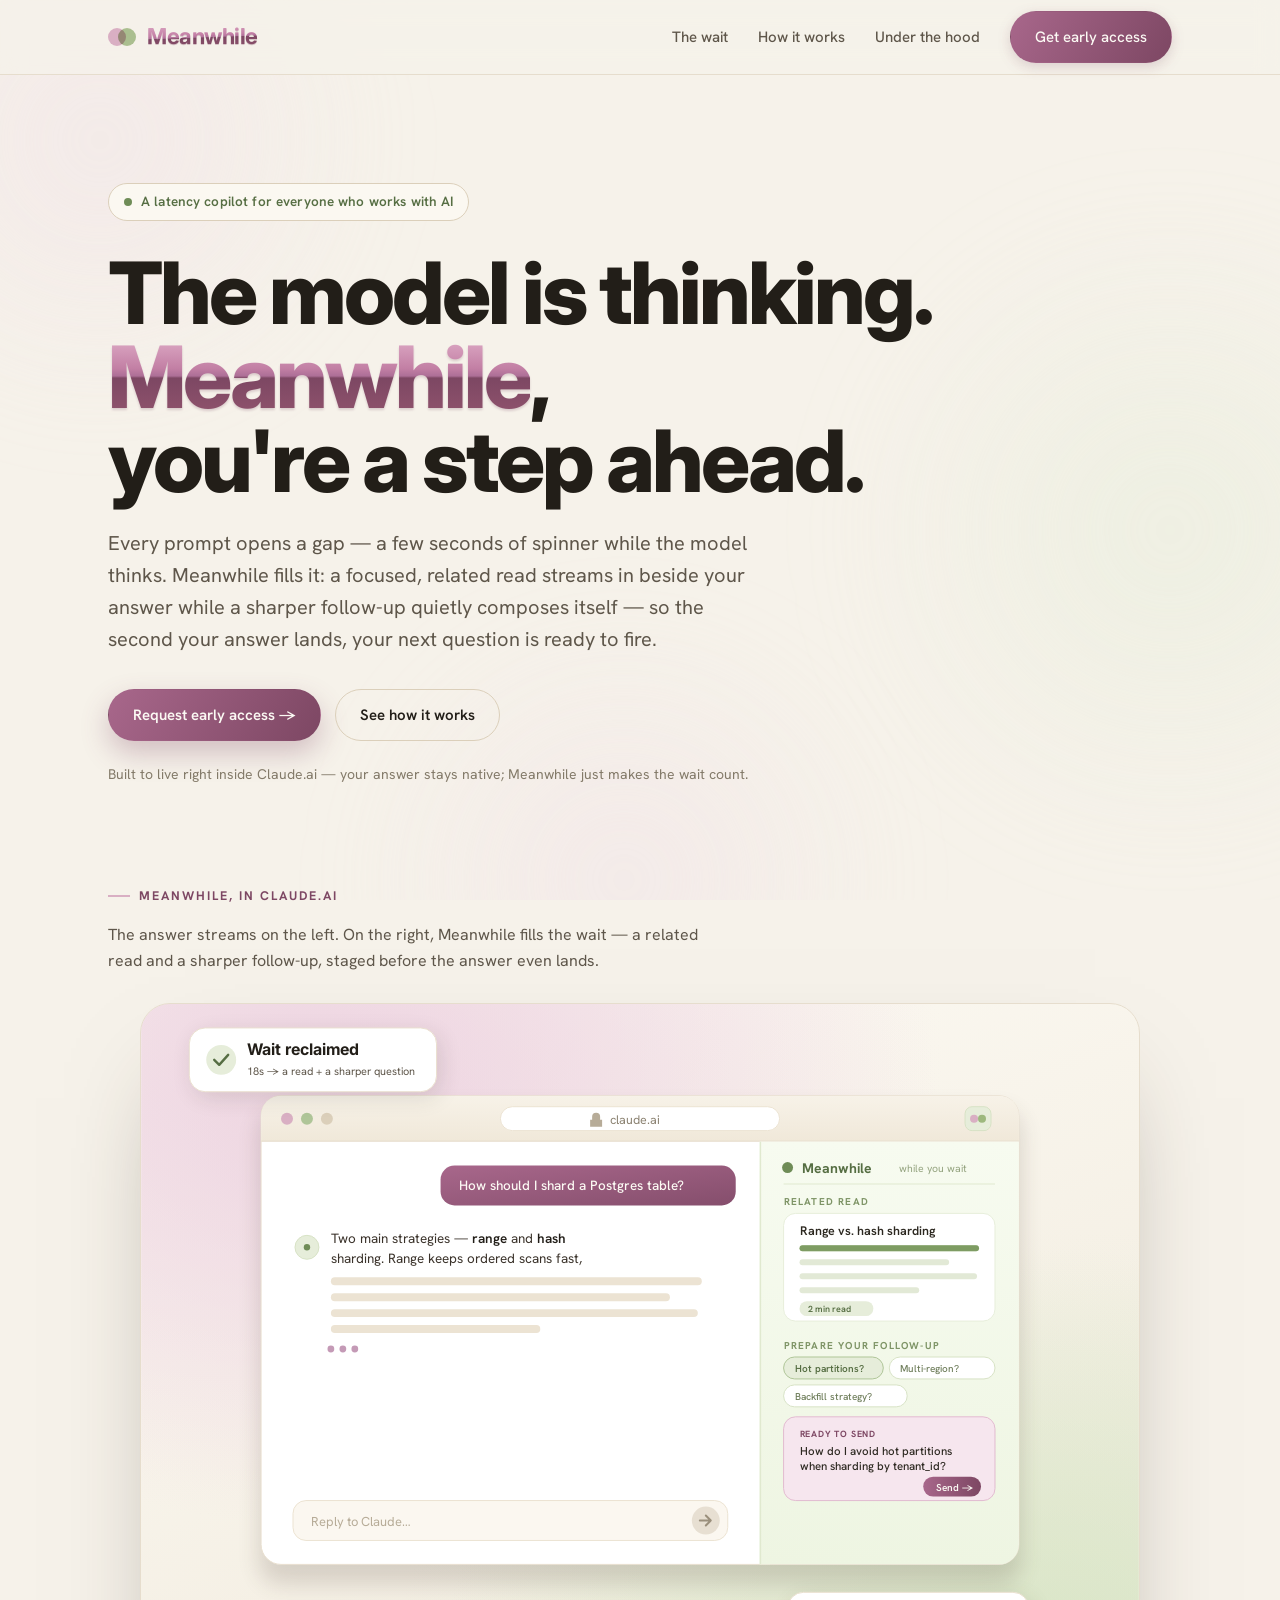
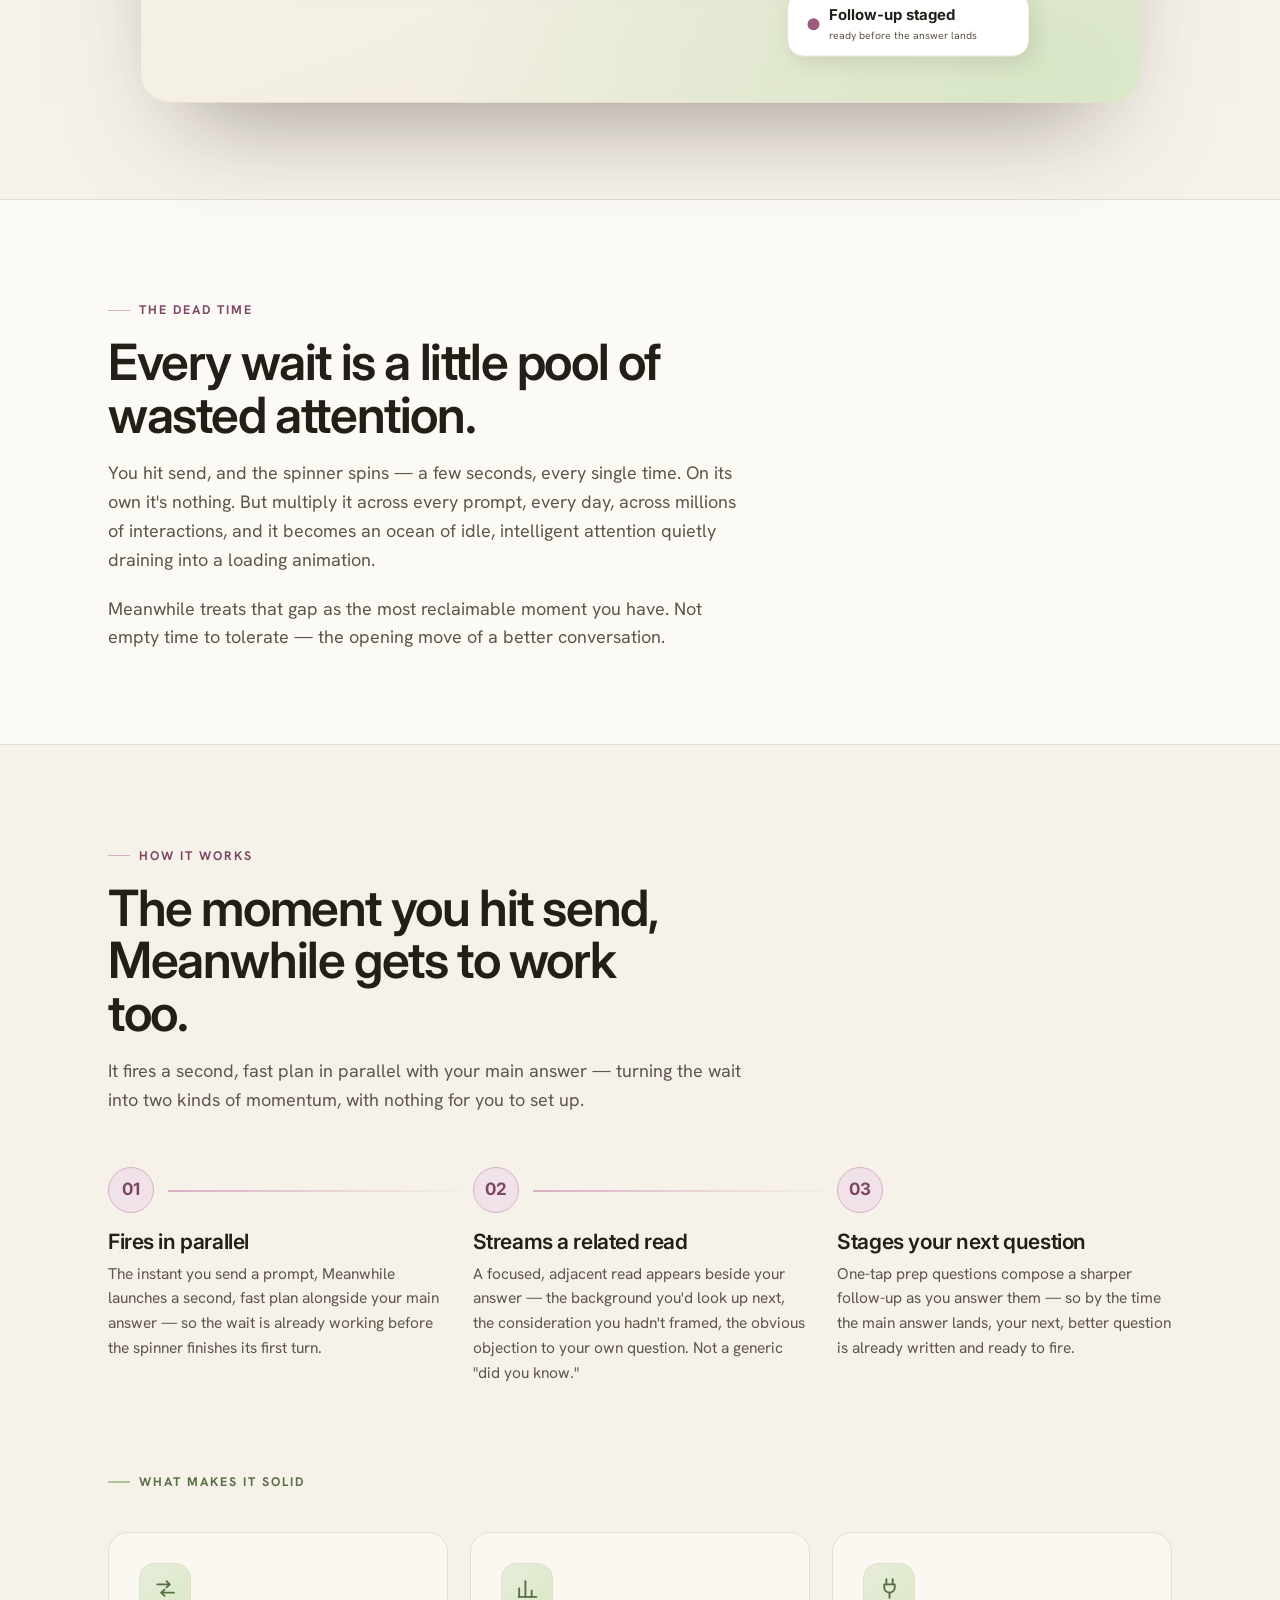
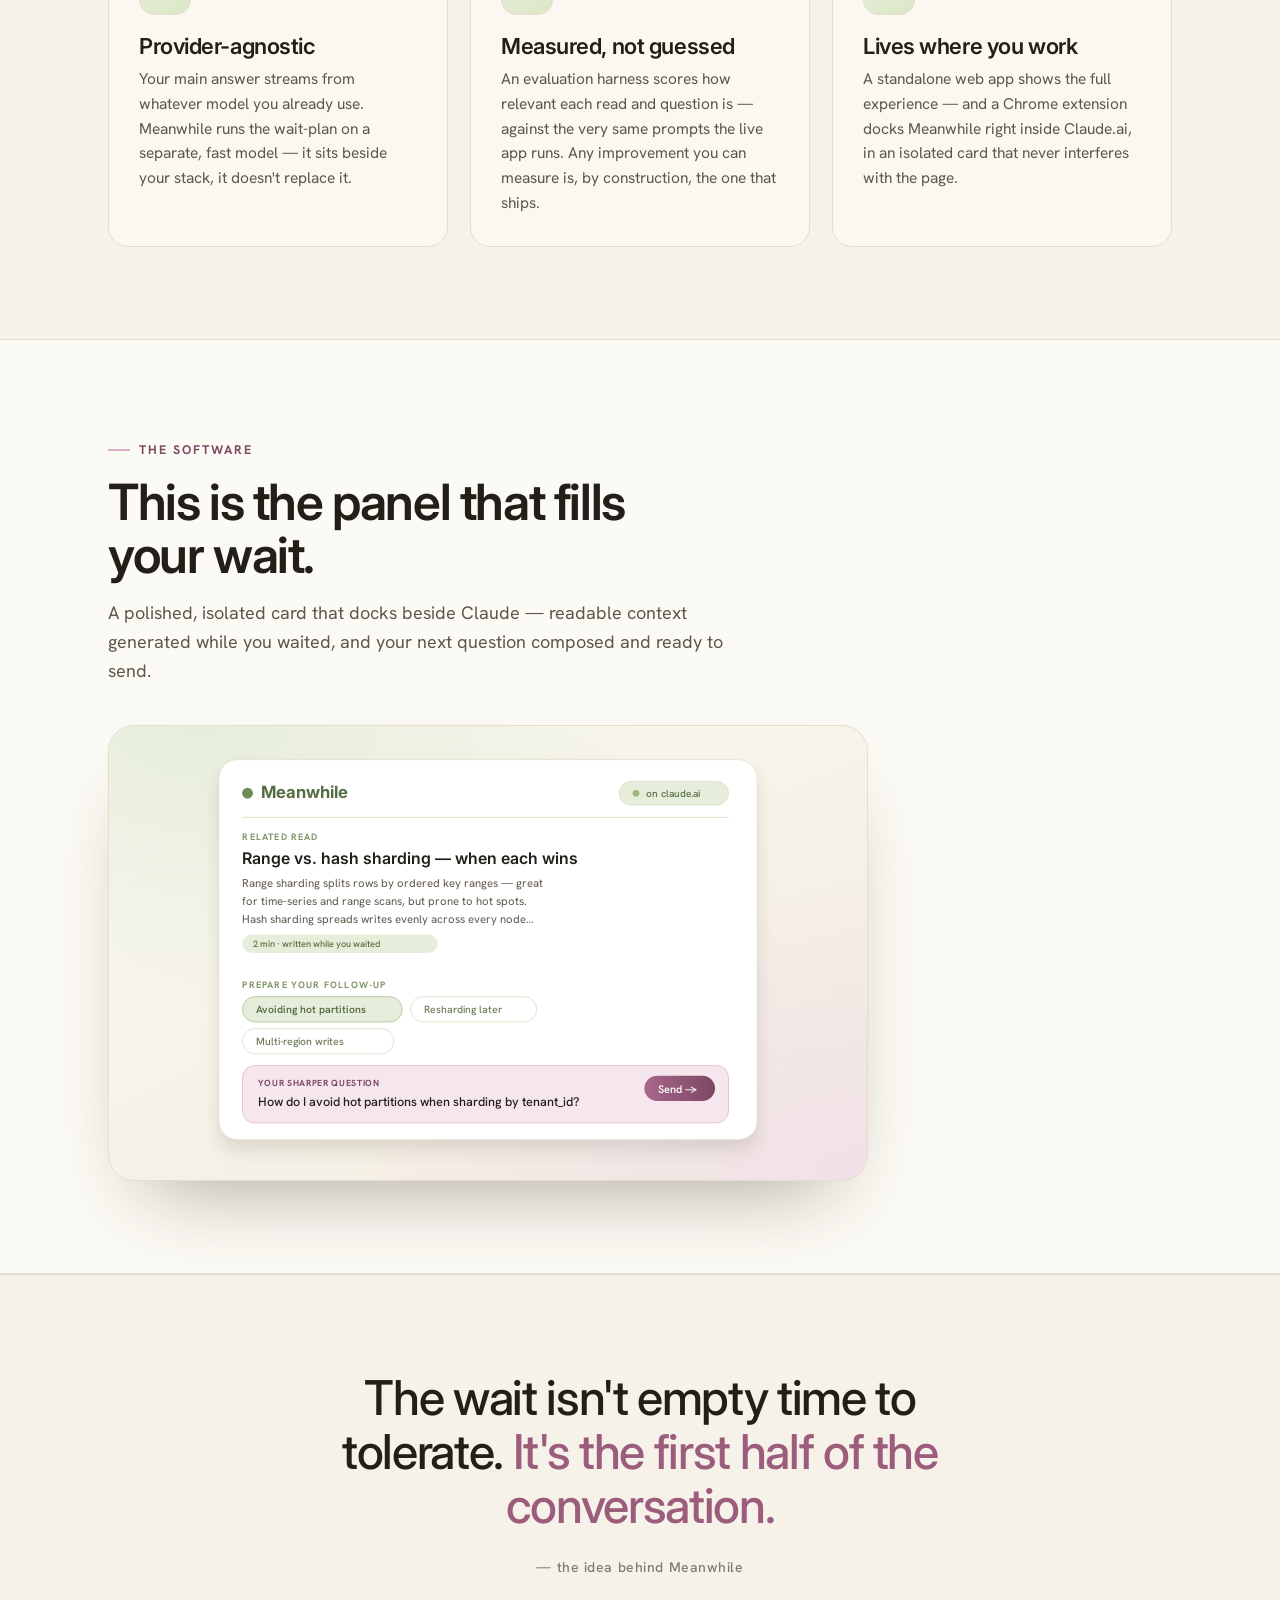
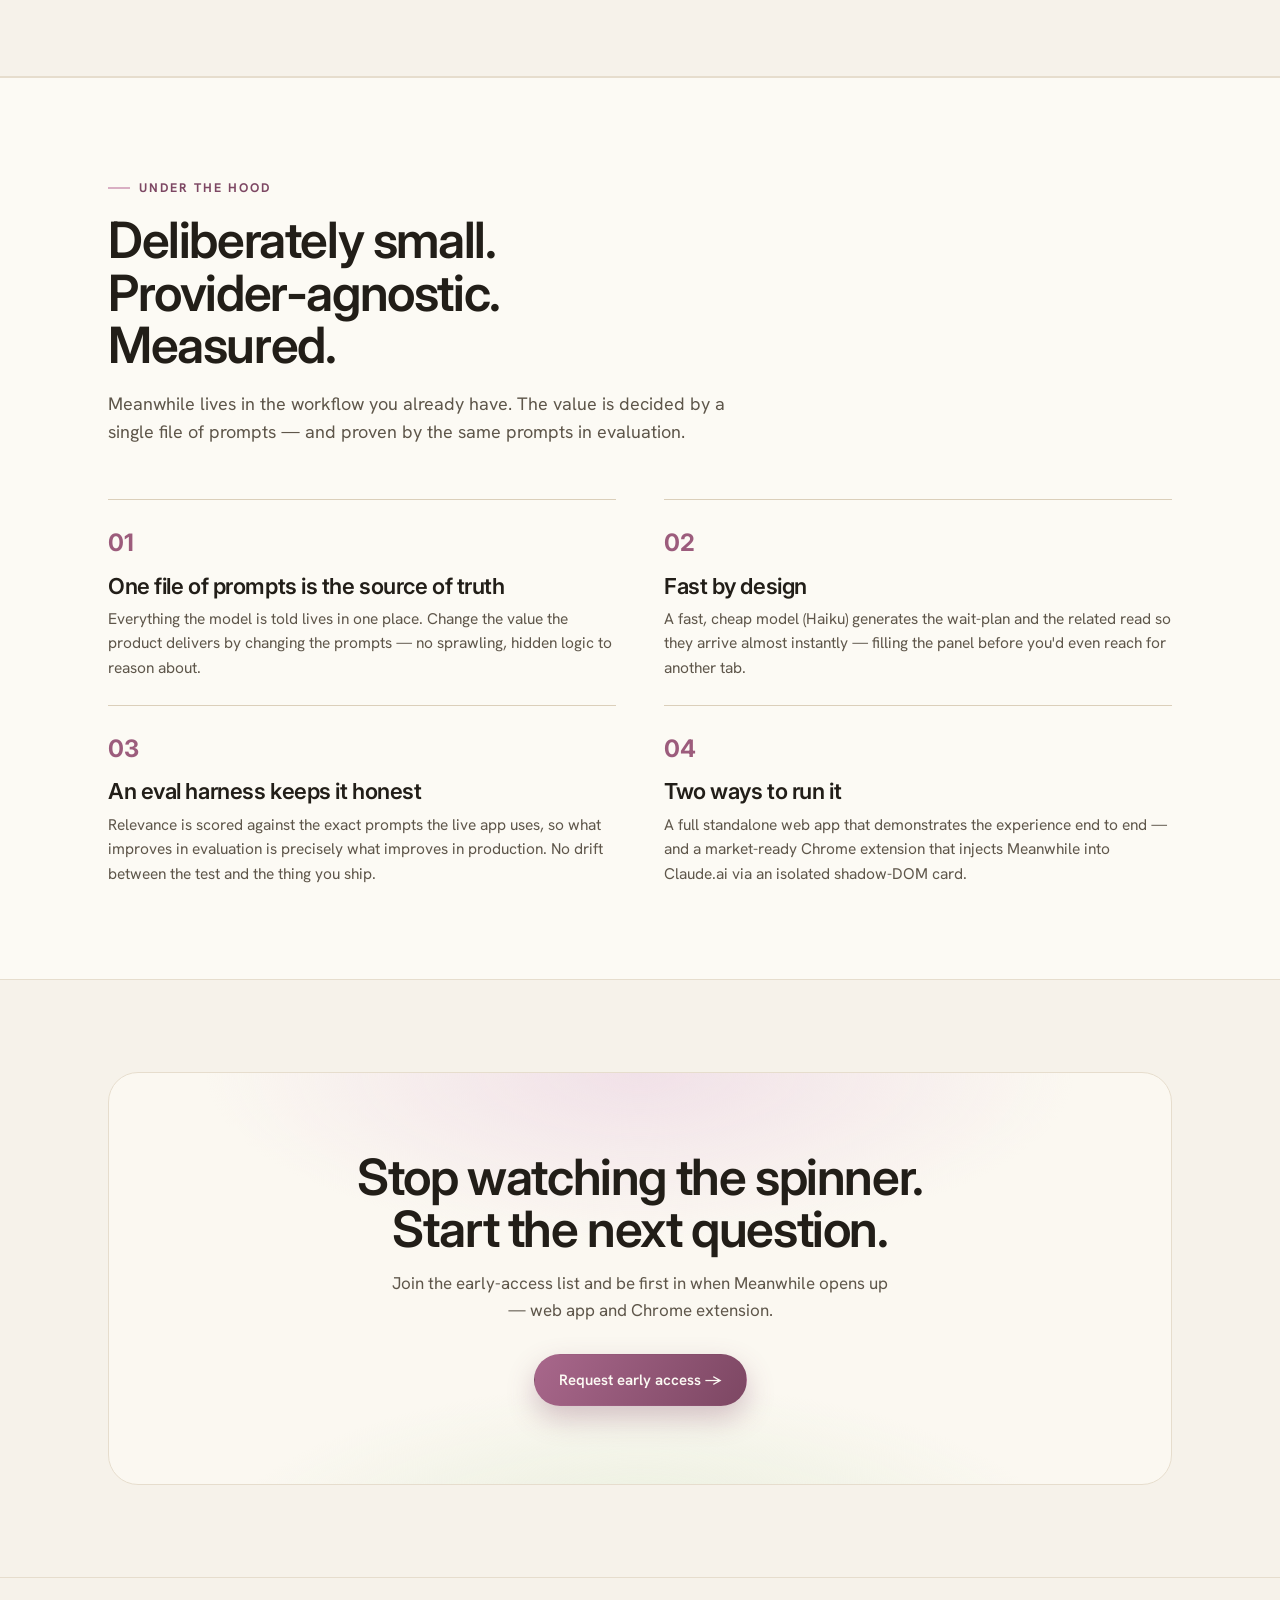
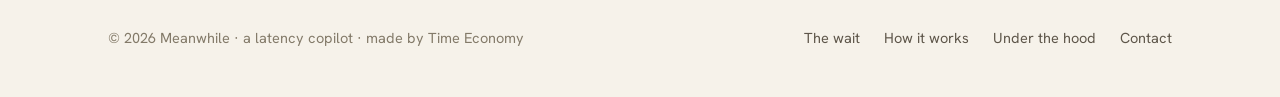
<file: public/index.html>
<!DOCTYPE html>
<html lang="en">
<head>
<meta charset="UTF-8" />
<meta name="viewport" content="width=device-width, initial-scale=1.0" />
<title>Meanwhile — a latency copilot that makes the wait work</title>
<meta name="description" content="Meanwhile is a latency copilot. Every time you prompt an AI there's a wait — Meanwhile fills it: a focused related read streams in beside your answer while a sharper follow-up quietly composes itself, so your next question is ready the moment the answer lands. Works right inside Claude.ai." />
<meta name="theme-color" content="#F6F2EA" />
<meta property="og:title" content="Meanwhile — a latency copilot that makes the wait work" />
<meta property="og:description" content="The model is thinking. Meanwhile, you're a step ahead. A relevant read and a smarter next question, delivered in the gap between asking and answering." />
<meta property="og:type" content="website" />
<!-- mark JS-on before first paint so reveal states only hide for capable clients -->
<script>document.documentElement.classList.add('js');</script>
<link rel="preconnect" href="https://fonts.googleapis.com" />
<link rel="preconnect" href="https://fonts.gstatic.com" crossorigin />
<link href="https://fonts.googleapis.com/css2?family=Inter:wght@400;500;600;700;800;900&family=Hanken+Grotesk:wght@400;500;600;700;800&display=swap" rel="stylesheet" />
<style>
  :root {
    /* warm, earthy, climate-tech palette */
    --bg:        #F6F2EA;   /* warm cream */
    --bg-2:      #FCFAF4;   /* lighter cream (alternating) */
    --card:      #FBF8F1;   /* card surface */
    --card-2:    #F1EADD;   /* muted earth panel */
    --ink:       #221E18;   /* warm near-black — body text */
    --ink-soft:  #5E564A;   /* secondary text (≈6.5:1) */
    --faint:     #837A69;   /* large labels only */
    --line:      #E6DDCD;   /* hairline */
    --line-2:    #DBCFBA;

    --plum:      #9C5C7C;   /* plum-pink anchor */
    --plum-deep: #7D4763;   /* small colored text (≈5.5:1) */
    --plum-soft: #D9AFC3;
    --plum-tint: #F1E1E8;

    --green:     #6F8C57;   /* light-green anchor */
    --green-deep:#566E43;   /* small colored text (≈5:1) */
    --green-soft:#AFC598;
    --green-tint:#E6EDDA;

    --display: 'Inter', 'Hanken Grotesk', system-ui, sans-serif;
    --body: 'Hanken Grotesk', system-ui, -apple-system, sans-serif;

    --radius: 20px;
    --max: 1120px;
    --ease: cubic-bezier(.2,.7,.2,1);
  }

  * { box-sizing: border-box; margin: 0; padding: 0; }
  html { scroll-behavior: smooth; }
  body {
    background: var(--bg);
    color: var(--ink);
    font-family: var(--body);
    font-size: 17px;
    line-height: 1.6;
    font-weight: 400;
    -webkit-font-smoothing: antialiased;
    text-rendering: optimizeLegibility;
    overflow-x: hidden;
  }
  /* heading weights step down for rhythm: hero loudest, the rest calmer */
  h1, h2, h3, .display {
    font-family: var(--display);
    font-weight: 600;
    letter-spacing: -0.02em;
    line-height: 1.05;
    color: var(--ink);
  }
  a { color: inherit; text-decoration: none; }
  em { font-style: normal; font-weight: 600; color: var(--plum-deep); }
  .wrap { max-width: var(--max); margin: 0 auto; padding: 0 28px; }

  :focus-visible { outline: 3px solid var(--plum); outline-offset: 3px; border-radius: 4px; }

  .skip {
    position: absolute; left: 14px; top: -60px; z-index: 200;
    background: var(--plum); color: #fff; padding: 10px 16px; border-radius: 10px;
    font-weight: 600; font-size: 14px; transition: top .2s var(--ease);
  }
  .skip:focus { top: 14px; }

  .field { position: fixed; inset: 0; z-index: 0; pointer-events: none; overflow: hidden; }
  .field .blob { position: absolute; border-radius: 50%; filter: blur(60px); opacity: .55; }
  .blob-1 { width: 520px; height: 520px; left: -160px; top: -120px; background: radial-gradient(circle, var(--plum-tint), transparent 70%); }
  .blob-2 { width: 620px; height: 620px; right: -200px; top: 220px; background: radial-gradient(circle, var(--green-tint), transparent 70%); }
  .blob-3 { width: 480px; height: 480px; left: 30%; bottom: -220px; background: radial-gradient(circle, var(--plum-tint), transparent 72%); opacity:.4; }
  main, header, footer { position: relative; z-index: 1; }

  header {
    position: sticky; top: 0; z-index: 50;
    backdrop-filter: blur(12px);
    background: rgba(246,242,234,0.7);
    border-bottom: 1px solid var(--line);
  }
  .nav { display: flex; align-items: center; justify-content: space-between; height: 74px; }
  .brand { display: flex; align-items: center; gap: 11px; font-family: var(--display); font-size: 22px; font-weight: 600; letter-spacing: -0.02em; }
  .brand .mark { position: relative; width: 28px; height: 18px; flex-shrink: 0; }
  .brand .mark i { position: absolute; top: 0; width: 18px; height: 18px; border-radius: 50%; display: block; }
  .brand .mark i:first-child { left: 0; background: var(--plum-soft); }
  .brand .mark i:last-child { right: 0; background: var(--green-soft); mix-blend-mode: multiply; }
  /* glossy wordmark: vertical highlight→shadow gloss with a crisp reflection line */
  .brand-word {
    font-weight: 700;
    background: linear-gradient(178deg, #E7B9D1 0%, #C480A6 44%, #B0729A 50%, #7D4763 52%, #95566F 100%);
    -webkit-background-clip: text; background-clip: text;
    -webkit-text-fill-color: transparent; color: transparent;
    filter: drop-shadow(0 1px 0.5px rgba(125,71,99,0.28));
  }
  .nav-links { display: flex; align-items: center; gap: 30px; }
  .nav-links a { color: var(--ink-soft); font-size: 15px; font-weight: 500; transition: color .2s; }
  .nav-links a:hover { color: var(--ink); }

  .btn {
    display: inline-flex; align-items: center; gap: 9px;
    padding: 13px 24px; border-radius: 999px; font-weight: 600; font-size: 15px;
    border: 1px solid transparent; cursor: pointer; font-family: var(--body);
    transition: transform .15s var(--ease), box-shadow .25s, filter .2s, background .2s, color .2s, border-color .2s;
  }
  .btn-primary { background: linear-gradient(120deg, #A8678B 0%, #7D4763 100%); color: #FCFAF4; box-shadow: 0 12px 28px rgba(125,71,99,0.30); }
  .btn-primary:hover { filter: brightness(1.05); transform: translateY(-2px); box-shadow: 0 18px 38px rgba(125,71,99,0.38); }
  .btn-ghost { background: transparent; border-color: var(--line-2); color: var(--ink); }
  .btn-ghost:hover { background: var(--card-2); border-color: var(--plum-soft); }
  /* nav primary button: keep white text (beat .nav-links a) + tighter, contained glow */
  .nav-links a.btn-primary { color: #FCFAF4; box-shadow: 0 4px 13px rgba(125,71,99,0.22); }
  .nav-links a.btn-primary:hover { color: #FCFAF4; box-shadow: 0 8px 18px rgba(125,71,99,0.30); }
  @media (max-width: 760px){ .nav-links a:not(.btn){ display:none; } }

  /* ===== hero (left-aligned) ===== */
  .hero { padding: 108px 0 56px; }
  .eyebrow {
    display: inline-flex; align-items: center; gap: 9px;
    font-size: 13.5px; color: var(--green-deep); font-weight: 600; letter-spacing: 0.01em;
    border: 1px solid var(--line-2); background: var(--card);
    padding: 7px 15px; border-radius: 999px; margin-bottom: 30px;
  }
  .eyebrow .leaf { width: 8px; height: 8px; border-radius: 50%; background: var(--green); box-shadow: 0 0 0 0 rgba(111,140,87,0.6); animation: pulse 2.4s infinite; }
  @keyframes pulse { 0%{ box-shadow:0 0 0 0 rgba(111,140,87,0.5);} 70%{ box-shadow:0 0 0 9px rgba(111,140,87,0);} 100%{ box-shadow:0 0 0 0 rgba(111,140,87,0);} }

  h1 { font-size: clamp(46px, 7.6vw, 86px); font-weight: 800; letter-spacing: -0.035em; line-height: 0.98; margin-bottom: 24px; }
  /* the whole accent line stays solid plum; only the brand word gets the gloss */
  h1 .accent { color: var(--plum); }
  h1 .gloss-word {
    background: linear-gradient(180deg, #E9BCD3 0%, #C27FA4 42%, #AD6F97 49%, #7D4763 51%, #965770 100%);
    -webkit-background-clip: text; background-clip: text;
    -webkit-text-fill-color: transparent; color: transparent;
    filter: drop-shadow(0 2px 1px rgba(125,71,99,0.22));
  }
  .sub { font-size: clamp(17px, 2.1vw, 20px); color: var(--ink-soft); max-width: 60ch; margin: 0 0 34px; font-weight: 400; }
  .cta-row { display: flex; gap: 14px; justify-content: flex-start; flex-wrap: wrap; }
  .hero-note { margin-top: 22px; font-size: 14px; color: var(--faint); }

  /* ===== product-mockup centerpiece ===== */
  .scene { padding: 36px 0 96px; }
  .scene-cap { max-width: 60ch; margin: 0 0 30px; }
  .scene-cap p { color: var(--ink-soft); font-size: 16px; }
  .stage {
    position: relative; width: 100%; max-width: 1000px; margin: 0 auto;
    aspect-ratio: 1000 / 700;
    border-radius: 30px; overflow: hidden;
    border: 1px solid var(--line);
    background:
      radial-gradient(120% 120% at 18% 8%, var(--plum-tint), transparent 52%),
      radial-gradient(130% 130% at 92% 100%, var(--green-tint), transparent 52%),
      linear-gradient(160deg, #FDFBF5, #F0E9DB);
    box-shadow: 0 50px 100px -45px rgba(58,44,34,0.5);
  }
  .scene-svg, .shot-svg { display: block; width: 100%; height: 100%; }

  /* assemble: the mockup builds itself when it scrolls into view */
  .scene-svg > g {
    transform-box: fill-box; transform-origin: center;
    transition: opacity .8s ease, transform .9s var(--ease);
  }
  .js .scene:not(.in) .scene-svg > g { opacity: 0; }
  .js .scene:not(.in) .l-glow   { opacity: 0; }
  .js .scene:not(.in) .l-frame  { transform: translateY(42px) scale(.97); }
  .js .scene:not(.in) .l-chat   { transform: translateY(26px); }
  .js .scene:not(.in) .l-panel  { transform: translateX(32px); }
  .js .scene:not(.in) .l-card-a { transform: translateY(-20px) scale(.82); }
  .js .scene:not(.in) .l-card-b { transform: translateY(22px) scale(.82); }
  .l-glow   { transition-delay: 0s; }
  .l-frame  { transition-delay: .06s; }
  .l-chat   { transition-delay: .26s; }
  .l-panel  { transition-delay: .42s; }
  .l-card-a { transition-delay: .74s; }
  .l-card-b { transition-delay: .88s; }
  .scene.in .l-card-b { animation: bob 5.5s ease-in-out 1.9s infinite; }
  .scene.in .l-card-a { animation: bob 6.5s ease-in-out 1.6s infinite reverse; }
  @keyframes bob { 0%,100%{ transform: translateY(0); } 50%{ transform: translateY(-8px); } }
  .scene.in .tdot { animation: think 1.3s ease-in-out infinite; }
  .scene.in .tdot2 { animation-delay: .18s; }
  .scene.in .tdot3 { animation-delay: .36s; }
  @keyframes think { 0%,100%{ opacity:.25; } 50%{ opacity:1; } }
  .stream { transform-box: fill-box; transform-origin: left center; }
  .scene.in .stream { animation: stream 5.5s ease-in-out 1.4s infinite; }
  @keyframes stream { 0%{ transform: scaleX(.05);} 70%{ transform: scaleX(1);} 100%{ transform: scaleX(1);} }

  /* ===== software showcase shot ===== */
  .shot-frame {
    position: relative; width: 100%; max-width: 760px; margin: 40px 0 0;
    aspect-ratio: 900 / 540;
    border-radius: 26px; overflow: hidden;
    border: 1px solid var(--line);
    background:
      radial-gradient(120% 120% at 12% 0%, var(--green-tint), transparent 55%),
      radial-gradient(120% 120% at 100% 100%, var(--plum-tint), transparent 55%),
      linear-gradient(155deg, #FDFBF5, #F1EADD);
    box-shadow: 0 40px 80px -40px rgba(58,44,34,0.45);
  }

  section { padding: 92px 0; }
  .alt { background: var(--bg-2); border-block: 1px solid var(--line); }
  .sec-eyebrow {
    display:inline-flex; align-items:center; gap:9px;
    color: var(--plum-deep); font-size: 12.5px; font-weight: 700; letter-spacing: 0.16em; text-transform: uppercase; margin-bottom: 16px;
    font-family: var(--body);
  }
  .sec-eyebrow.green { color: var(--green-deep); }
  .sec-eyebrow.green::before { background: var(--green-soft); }
  .sec-eyebrow::before { content:""; width: 22px; height: 1.5px; background: var(--plum-soft); display:inline-block; }
  h2 { font-size: clamp(32px, 4.6vw, 50px); font-weight: 600; letter-spacing: -0.028em; margin-bottom: 18px; max-width: 18ch; }
  .lead { color: var(--ink-soft); font-size: 18px; max-width: 64ch; }
  .lead + .lead { margin-top: 20px; }

  /* numbered step flow (a sequence — visually distinct from the attribute cards) */
  .steps { list-style: none; display: grid; grid-template-columns: repeat(3,1fr); gap: 30px; margin-top: 52px; }
  @media (max-width:880px){ .steps{ grid-template-columns:1fr; gap: 30px; } }
  .step { position: relative; }
  .step-n {
    display: grid; place-items: center; width: 46px; height: 46px; border-radius: 50%;
    background: var(--plum-tint); border: 1px solid var(--plum-soft); color: var(--plum-deep);
    font-family: var(--display); font-weight: 700; font-size: 17px; margin-bottom: 18px;
    position: relative; z-index: 1;
  }
  .step:not(:last-child)::after {
    content: ""; position: absolute; top: 23px; left: 60px; right: -30px; height: 2px;
    background: linear-gradient(to right, var(--plum-soft), rgba(217,175,195,0));
  }
  @media (max-width:880px){ .step:not(:last-child)::after{ display:none; } }
  .step h3 { font-size: 21px; margin-bottom: 9px; }
  .step p { color: var(--ink-soft); font-size: 15.5px; }

  /* attribute cards (a set, not a sequence) — their own block + eyebrow */
  .attr-head { margin-top: 78px; }
  .features { display: grid; grid-template-columns: repeat(3,1fr); gap: 22px; margin-top: 24px; }
  @media (max-width:880px){ .features{ grid-template-columns:1fr; } }
  .feature {
    background: var(--card); border: 1px solid var(--line); border-radius: var(--radius);
    padding: 30px; transition: transform .25s var(--ease), border-color .25s, box-shadow .25s;
  }
  .feature:hover { transform: translateY(-4px); border-color: var(--green-soft); box-shadow: 0 24px 48px -28px rgba(58,44,34,0.38); }
  .feature .ic {
    width: 52px; height: 52px; border-radius: 15px; display: grid; place-items: center;
    background: linear-gradient(135deg, var(--green-tint), #DCE8C7); border: 1px solid var(--line); margin-bottom: 20px;
    color: var(--green-deep);
  }
  .feature .ic svg { width: 25px; height: 25px; }
  .feature h3 { font-size: 22px; margin-bottom: 9px; }
  .feature p { color: var(--ink-soft); font-size: 15.5px; }

  /* pull quote (deliberately centered display moment) */
  .quote { text-align:center; border-block:1px solid var(--line); padding: 96px 0; }
  .quote blockquote {
    font-family: var(--display); font-weight: 500;
    font-size: clamp(28px, 4.2vw, 48px); line-height: 1.12; letter-spacing: -0.028em;
    max-width: 20ch; margin: 0 auto 20px; color: var(--ink);
  }
  .quote blockquote .hl { color: var(--plum); }
  .quote cite { color: var(--faint); font-style: normal; font-size: 14px; font-weight: 500; letter-spacing: 0.04em; }

  .jobs { display: grid; grid-template-columns: repeat(2,1fr); gap: 24px 48px; margin-top: 52px; }
  @media (max-width:780px){ .jobs{ grid-template-columns:1fr; } }
  .job { border-top: 1.5px solid var(--line-2); padding-top: 24px; }
  .job .n { font-family: var(--display); font-weight: 700; color: var(--plum); font-size: 24px; margin-bottom: 12px; letter-spacing: -0.01em; }
  .job h3 { font-size: 22px; margin-bottom: 9px; }
  .job p { color: var(--ink-soft); font-size: 15.5px; }

  /* CTA band (deliberately centered component) */
  .band {
    text-align: center; border-radius: 30px; padding: 78px 30px;
    background:
      radial-gradient(620px 240px at 50% 0%, var(--plum-tint), transparent 70%),
      radial-gradient(620px 260px at 50% 120%, var(--green-tint), transparent 70%),
      var(--card);
    border: 1px solid var(--line);
  }
  .band h2 { margin: 0 auto 14px; }
  .band p { color: var(--ink-soft); max-width: 50ch; margin: 0 auto 30px; font-size: 17px; }

  footer { border-top: 1px solid var(--line); padding: 48px 0; color: var(--faint); }
  .foot { display: flex; justify-content: space-between; align-items: center; flex-wrap: wrap; gap: 18px; font-size: 14.5px; }
  .foot a { color: var(--ink-soft); }
  .foot a:hover { color: var(--ink); }

  .reveal { opacity: 0; transform: translateY(22px); transition: opacity .8s ease, transform .8s var(--ease); }
  .reveal.in { opacity: 1; transform: none; }

  @supports (animation-timeline: scroll()) {
    @media (prefers-reduced-motion: no-preference) {
      .blob-1 { animation: drift-up linear both; animation-timeline: scroll(root); }
      .blob-2 { animation: drift-down linear both; animation-timeline: scroll(root); }
      .blob-3 { animation: drift-up linear both; animation-timeline: scroll(root); }
    }
  }
  @keyframes drift-up   { to { transform: translateY(-120px); } }
  @keyframes drift-down { to { transform: translateY(90px); } }

  @media (prefers-reduced-motion: reduce) {
    html { scroll-behavior: auto; }
    *, *::before, *::after {
      animation-duration: .001ms !important; animation-iteration-count: 1 !important;
      transition-duration: .001ms !important;
    }
    .reveal, .scene-svg > g { opacity: 1 !important; transform: none !important; }
  }

  @media (max-width: 560px){
    .wrap { padding: 0 20px; }
    .hero { padding: 76px 0 36px; }
    section { padding: 68px 0; }
    .feature, .band { padding: 26px; }
  }
</style>
</head>
<body id="top">
<a class="skip" href="#main">Skip to content</a>

<div class="field" aria-hidden="true">
  <span class="blob blob-1"></span>
  <span class="blob blob-2"></span>
  <span class="blob blob-3"></span>
</div>

<header>
  <div class="wrap nav">
    <a href="#top" class="brand" aria-label="Meanwhile home">
      <span class="mark" aria-hidden="true"><i></i><i></i></span> <span class="brand-word">Meanwhile</span>
    </a>
    <nav class="nav-links" aria-label="Primary">
      <a href="#why">The wait</a>
      <a href="#how">How it works</a>
      <a href="#product">Under the hood</a>
      <a href="#start" class="btn btn-primary">Get early access</a>
    </nav>
  </div>
</header>

<main id="main">
  <section class="hero" aria-labelledby="hero-h">
    <div class="wrap">
      <span class="eyebrow"><span class="leaf" aria-hidden="true"></span> A latency copilot for everyone who works with AI</span>
      <h1 id="hero-h">The model is thinking.<br /><span class="gloss-word">Meanwhile</span>,<br />you're a step ahead.</h1>
      <p class="sub">Every prompt opens a gap — a few seconds of spinner while the model thinks. Meanwhile fills it: a focused, related read streams in beside your answer while a sharper follow-up quietly composes itself — so the second your answer lands, your next question is ready to fire.</p>
      <div class="cta-row">
        <a href="#start" class="btn btn-primary">Request early access →</a>
        <a href="#how" class="btn btn-ghost">See how it works</a>
      </div>
      <p class="hero-note">Built to live right inside Claude.ai — your answer stays native; Meanwhile just makes the wait count.</p>
    </div>
  </section>

  <!-- centerpiece: product mockup that assembles on scroll -->
  <section class="scene" aria-labelledby="scene-h">
    <div class="wrap">
      <div class="scene-cap reveal">
        <div class="sec-eyebrow" id="scene-h">Meanwhile, in Claude.ai</div>
        <p>The answer streams on the left. On the right, Meanwhile fills the wait — a related read and a sharper follow-up, staged before the answer even lands.</p>
      </div>
      <div class="stage">
        <svg class="scene-svg" viewBox="0 0 1000 700" role="img" aria-labelledby="heroTitle heroDesc" preserveAspectRatio="xMidYMid meet">
          <title id="heroTitle">The Meanwhile panel docked inside a Claude.ai chat</title>
          <desc id="heroDesc">A browser window showing a Claude.ai conversation. The assistant's answer is streaming on the left while a docked Meanwhile panel on the right shows a streaming related read, one-tap follow-up question chips, and a staged sharper question ready to send. Two small cards float just off the window reading "Wait reclaimed" and "Follow-up staged".</desc>
          <defs>
            <filter id="soft" x="-30%" y="-30%" width="160%" height="160%"><feGaussianBlur stdDeviation="11"/></filter>
            <radialGradient id="glowP" cx="0.2" cy="0.15" r="0.6"><stop offset="0" stop-color="#EBC9DB" stop-opacity="0.55"/><stop offset="1" stop-color="#EBC9DB" stop-opacity="0"/></radialGradient>
            <radialGradient id="glowG" cx="0.9" cy="0.95" r="0.6"><stop offset="0" stop-color="#CADEB2" stop-opacity="0.5"/><stop offset="1" stop-color="#CADEB2" stop-opacity="0"/></radialGradient>
            <linearGradient id="chrome" x1="0" y1="0" x2="0" y2="1"><stop offset="0" stop-color="#F7F2E8"/><stop offset="1" stop-color="#F0E8D9"/></linearGradient>
            <linearGradient id="userB" x1="0" y1="0" x2="1" y2="1"><stop offset="0" stop-color="#A8678B"/><stop offset="1" stop-color="#854E6C"/></linearGradient>
            <linearGradient id="panelBg" x1="0" y1="0" x2="0" y2="1"><stop offset="0" stop-color="#F7FBF0"/><stop offset="1" stop-color="#EEF5E2"/></linearGradient>
            <linearGradient id="sendB" x1="0" y1="0" x2="1" y2="0"><stop offset="0" stop-color="#A8678B"/><stop offset="1" stop-color="#7D4763"/></linearGradient>
            <clipPath id="winBody"><rect x="120" y="92" width="760" height="470" rx="20"/></clipPath>
          </defs>

          <!-- ambient glow behind the window -->
          <g class="l-glow">
            <rect x="0" y="0" width="1000" height="700" fill="url(#glowP)"/>
            <rect x="0" y="0" width="1000" height="700" fill="url(#glowG)"/>
          </g>

          <!-- browser window -->
          <g class="l-frame">
            <rect x="118" y="106" width="764" height="476" rx="22" fill="#3a2c22" opacity="0.16" filter="url(#soft)"/>
            <rect x="120" y="92" width="760" height="470" rx="20" fill="#FFFFFF" stroke="#E9E0D0"/>
            <g clip-path="url(#winBody)">
              <rect x="120" y="92" width="760" height="46" fill="url(#chrome)"/>
              <rect x="120" y="137" width="760" height="1" fill="#E6DDCD"/>
              <circle cx="146" cy="115" r="6" fill="#D9AFC3"/>
              <circle cx="166" cy="115" r="6" fill="#AFC598"/>
              <circle cx="186" cy="115" r="6" fill="#DBCFBA"/>
              <rect x="360" y="103" width="280" height="24" rx="12" fill="#FFFFFF" stroke="#ECE3D2"/>
              <path d="M452 116 v-3 a4 4 0 0 1 8 0 v3 z M450 116 h12 v7 h-12 z" fill="#B7AC98"/>
              <text x="470" y="120" font-family="'Hanken Grotesk',sans-serif" font-size="12.5" fill="#8A8170">claude.ai</text>
              <rect x="826" y="103" width="26" height="24" rx="7" fill="#E6EDDA" stroke="#D7E2C5"/>
              <circle cx="835" cy="115" r="4" fill="#D9AFC3"/><circle cx="843" cy="115" r="4" fill="#9DB87E"/>
              <!-- split: chat / panel -->
              <rect x="620" y="138" width="260" height="424" fill="url(#panelBg)"/>
              <rect x="620" y="138" width="1.5" height="424" fill="#E0E9CF"/>
            </g>
          </g>

          <!-- chat conversation (left) -->
          <g class="l-chat">
            <rect x="300" y="162" width="296" height="40" rx="14" fill="url(#userB)"/>
            <text x="318" y="187" font-family="'Hanken Grotesk',sans-serif" font-size="13.5" font-weight="500" fill="#FCFAF4">How should I shard a Postgres table?</text>
            <circle cx="166" cy="244" r="12" fill="#E6EDDA" stroke="#D7E2C5"/>
            <circle cx="166" cy="244" r="3.2" fill="#6F8C57"/>
            <text x="190" y="240" font-family="'Hanken Grotesk',sans-serif" font-size="13.5" fill="#3a322a">Two main strategies — <tspan font-weight="600" fill="#221E18">range</tspan> and <tspan font-weight="600" fill="#221E18">hash</tspan></text>
            <text x="190" y="260" font-family="'Hanken Grotesk',sans-serif" font-size="13.5" fill="#3a322a">sharding. Range keeps ordered scans fast,</text>
            <rect x="190" y="274" width="372" height="8" rx="4" fill="#ECE3D3"/>
            <rect x="190" y="290" width="340" height="8" rx="4" fill="#ECE3D3"/>
            <rect x="190" y="306" width="368" height="8" rx="4" fill="#ECE3D3"/>
            <rect x="190" y="322" width="210" height="8" rx="4" fill="#ECE3D3"/>
            <circle class="tdot"       cx="190" cy="346" r="3.4" fill="#C49AB6"/>
            <circle class="tdot tdot2" cx="202" cy="346" r="3.4" fill="#C49AB6"/>
            <circle class="tdot tdot3" cx="214" cy="346" r="3.4" fill="#C49AB6"/>
            <rect x="152" y="498" width="436" height="40" rx="13" fill="#FBF7F0" stroke="#ECE3D2"/>
            <text x="170" y="523" font-family="'Hanken Grotesk',sans-serif" font-size="13" fill="#B7AC98">Reply to Claude…</text>
            <circle cx="566" cy="518" r="14" fill="#E7DFD2"/>
            <path d="M560 518 h11 M566 513 l5 5 -5 5" stroke="#9A8F7C" stroke-width="2" fill="none" stroke-linecap="round" stroke-linejoin="round"/>
          </g>

          <!-- Meanwhile panel (right) -->
          <g class="l-panel">
            <circle cx="648" cy="164" r="5.5" fill="#6F8C57"/>
            <text x="662" y="169" font-family="'Hanken Grotesk',sans-serif" font-size="14" font-weight="700" fill="#566E43">Meanwhile</text>
            <text x="828" y="168" text-anchor="end" font-family="'Hanken Grotesk',sans-serif" font-size="10.5" fill="#94A37F">while you wait</text>
            <rect x="644" y="180" width="212" height="1" fill="#E0E9CF"/>

            <text x="644" y="202" font-family="'Hanken Grotesk',sans-serif" font-size="10" font-weight="700" letter-spacing="1.2" fill="#7E9466">RELATED READ</text>
            <rect x="644" y="210" width="212" height="108" rx="12" fill="#FFFFFF" stroke="#E7EEDB"/>
            <text x="660" y="232" font-family="'Hanken Grotesk',sans-serif" font-size="12.5" font-weight="600" fill="#2c2820">Range vs. hash sharding</text>
            <rect x="660" y="242" width="180" height="6" rx="3" fill="#D8E6C4"/>
            <rect class="stream" x="660" y="242" width="180" height="6" rx="3" fill="#7E9C63"/>
            <rect x="660" y="256" width="150" height="6" rx="3" fill="#E2E9D6"/>
            <rect x="660" y="270" width="178" height="6" rx="3" fill="#E2E9D6"/>
            <rect x="660" y="284" width="120" height="6" rx="3" fill="#E2E9D6"/>
            <rect x="660" y="298" width="74" height="15" rx="7.5" fill="#E6EDDA"/>
            <text x="668" y="309" font-family="'Hanken Grotesk',sans-serif" font-size="9" font-weight="600" fill="#566E43">2 min read</text>

            <text x="644" y="346" font-family="'Hanken Grotesk',sans-serif" font-size="10" font-weight="700" letter-spacing="1.2" fill="#7E9466">PREPARE YOUR FOLLOW-UP</text>
            <rect x="644" y="354" width="100" height="22" rx="11" fill="#E6EDDA" stroke="#AFC598"/>
            <text x="655" y="369" font-family="'Hanken Grotesk',sans-serif" font-size="10" font-weight="600" fill="#566E43">Hot partitions?</text>
            <rect x="750" y="354" width="106" height="22" rx="11" fill="#FFFFFF" stroke="#D7E2C5"/>
            <text x="761" y="369" font-family="'Hanken Grotesk',sans-serif" font-size="10" font-weight="500" fill="#6E7D5A">Multi-region?</text>
            <rect x="644" y="382" width="124" height="22" rx="11" fill="#FFFFFF" stroke="#D7E2C5"/>
            <text x="655" y="397" font-family="'Hanken Grotesk',sans-serif" font-size="10" font-weight="500" fill="#6E7D5A">Backfill strategy?</text>

            <rect x="644" y="414" width="212" height="84" rx="12" fill="#F6E6EE" stroke="#E2BBD0"/>
            <text x="660" y="434" font-family="'Hanken Grotesk',sans-serif" font-size="9" font-weight="700" letter-spacing="0.8" fill="#7D4763">READY TO SEND</text>
            <text x="660" y="452" font-family="'Hanken Grotesk',sans-serif" font-size="11.5" font-weight="500" fill="#2c2820">How do I avoid hot partitions</text>
            <text x="660" y="467" font-family="'Hanken Grotesk',sans-serif" font-size="11.5" font-weight="500" fill="#2c2820">when sharding by tenant_id?</text>
            <rect x="784" y="474" width="58" height="20" rx="10" fill="url(#sendB)"/>
            <text x="797" y="488" font-family="'Hanken Grotesk',sans-serif" font-size="10" font-weight="600" fill="#FCFAF4">Send →</text>
          </g>

          <!-- floating annotation cards — orbiting just off the window edges -->
          <g class="l-card-a">
            <rect x="52" y="30" width="248" height="64" rx="16" fill="#2c2118" opacity="0.12" filter="url(#soft)"/>
            <rect x="48" y="24" width="248" height="64" rx="16" fill="#FFFFFF" stroke="#EAE0CF"/>
            <circle cx="80" cy="56" r="15" fill="#E6EDDA"/>
            <path d="M73 56 l5 5 9 -10" stroke="#566E43" stroke-width="2.4" fill="none" stroke-linecap="round" stroke-linejoin="round"/>
            <text x="106" y="51" font-family="'Inter','Hanken Grotesk',sans-serif" font-size="16" font-weight="700" fill="#221E18">Wait reclaimed</text>
            <text x="106" y="71" font-family="'Hanken Grotesk',sans-serif" font-size="11" fill="#5E564A">18s → a read + a sharper question</text>
          </g>
          <g class="l-card-b">
            <rect x="652" y="596" width="242" height="64" rx="16" fill="#2c2118" opacity="0.12" filter="url(#soft)"/>
            <rect x="648" y="590" width="242" height="64" rx="16" fill="#FFFFFF" stroke="#EAE0CF"/>
            <circle cx="674" cy="622" r="6" fill="#9C5C7C"/>
            <text x="690" y="618" font-family="'Inter','Hanken Grotesk',sans-serif" font-size="15" font-weight="700" fill="#221E18">Follow-up staged</text>
            <text x="690" y="637" font-family="'Hanken Grotesk',sans-serif" font-size="10.5" fill="#5E564A">ready before the answer lands</text>
          </g>
        </svg>
      </div>
    </div>
  </section>

  <section id="why" class="alt" aria-labelledby="why-h">
    <div class="wrap">
      <div class="sec-eyebrow">The dead time</div>
      <h2 id="why-h">Every wait is a little pool of wasted attention.</h2>
      <p class="lead">You hit send, and the spinner spins — a few seconds, every single time. On its own it's nothing. But multiply it across every prompt, every day, across millions of interactions, and it becomes an ocean of idle, intelligent attention quietly draining into a loading animation.</p>
      <p class="lead">Meanwhile treats that gap as the most reclaimable moment you have. Not empty time to tolerate — the opening move of a better conversation.</p>
    </div>
  </section>

  <section id="how" aria-labelledby="how-h">
    <div class="wrap">
      <div class="sec-eyebrow">How it works</div>
      <h2 id="how-h">The moment you hit send, Meanwhile gets to work too.</h2>
      <p class="lead">It fires a second, fast plan in parallel with your main answer — turning the wait into two kinds of momentum, with nothing for you to set up.</p>

      <ol class="steps">
        <li class="step reveal">
          <div class="step-n">01</div>
          <h3>Fires in parallel</h3>
          <p>The instant you send a prompt, Meanwhile launches a second, fast plan alongside your main answer — so the wait is already working before the spinner finishes its first turn.</p>
        </li>
        <li class="step reveal">
          <div class="step-n">02</div>
          <h3>Streams a related read</h3>
          <p>A focused, adjacent read appears beside your answer — the background you'd look up next, the consideration you hadn't framed, the obvious objection to your own question. Not a generic "did you know."</p>
        </li>
        <li class="step reveal">
          <div class="step-n">03</div>
          <h3>Stages your next question</h3>
          <p>One-tap prep questions compose a sharper follow-up as you answer them — so by the time the main answer lands, your next, better question is already written and ready to fire.</p>
        </li>
      </ol>

      <div class="attr-head">
        <div class="sec-eyebrow green">What makes it solid</div>
        <div class="features">
          <div class="feature reveal">
            <div class="ic" aria-hidden="true">
              <svg viewBox="0 0 24 24" fill="none" stroke="currentColor" stroke-width="1.8" stroke-linecap="round" stroke-linejoin="round"><path d="M4 8h12"/><path d="M13 5l3 3-3 3"/><path d="M20 16H8"/><path d="M11 13l-3 3 3 3"/></svg>
            </div>
            <h3>Provider-agnostic</h3>
            <p>Your main answer streams from whatever model you already use. Meanwhile runs the wait-plan on a separate, fast model — it sits beside your stack, it doesn't replace it.</p>
          </div>
          <div class="feature reveal">
            <div class="ic" aria-hidden="true">
              <svg viewBox="0 0 24 24" fill="none" stroke="currentColor" stroke-width="1.8" stroke-linecap="round" stroke-linejoin="round"><path d="M4 20V12"/><path d="M10 20V5"/><path d="M16 20v-6"/><path d="M3.5 20h17"/></svg>
            </div>
            <h3>Measured, not guessed</h3>
            <p>An evaluation harness scores how relevant each read and question is — against the very same prompts the live app runs. Any improvement you can measure is, by construction, the one that ships.</p>
          </div>
          <div class="feature reveal">
            <div class="ic" aria-hidden="true">
              <svg viewBox="0 0 24 24" fill="none" stroke="currentColor" stroke-width="1.8" stroke-linecap="round" stroke-linejoin="round"><path d="M9 3v5"/><path d="M15 3v5"/><path d="M7 8h10v3a5 5 0 0 1-10 0z"/><path d="M12 16v5"/></svg>
            </div>
            <h3>Lives where you work</h3>
            <p>A standalone web app shows the full experience — and a Chrome extension docks Meanwhile right inside Claude.ai, in an isolated card that never interferes with the page.</p>
          </div>
        </div>
      </div>
    </div>
  </section>

  <!-- software showcase: a close-up of the Meanwhile panel itself -->
  <section class="alt" aria-labelledby="see-h">
    <div class="wrap">
      <div class="sec-eyebrow">The software</div>
      <h2 id="see-h">This is the panel that fills your wait.</h2>
      <p class="lead">A polished, isolated card that docks beside Claude — readable context generated while you waited, and your next question composed and ready to send.</p>
      <div class="shot-frame reveal">
        <svg class="shot-svg" viewBox="0 0 900 540" role="img" aria-labelledby="shotTitle shotDesc" preserveAspectRatio="xMidYMid meet">
          <title id="shotTitle">A close-up of the Meanwhile extension panel</title>
          <desc id="shotDesc">A large product card for the Meanwhile panel as it docks into Claude.ai: a "Related read" with a title and a readable three-line excerpt and a time tag, three one-tap follow-up question chips, and a highlighted composed question with a Send button.</desc>
          <defs>
            <filter id="s2soft" x="-30%" y="-30%" width="160%" height="160%"><feGaussianBlur stdDeviation="10"/></filter>
            <linearGradient id="s2send" x1="0" y1="0" x2="1" y2="0"><stop offset="0" stop-color="#A8678B"/><stop offset="1" stop-color="#7D4763"/></linearGradient>
          </defs>
          <rect x="130" y="52" width="640" height="452" rx="22" fill="#2c2118" opacity="0.12" filter="url(#s2soft)"/>
          <rect x="130" y="40" width="640" height="452" rx="22" fill="#FFFFFF" stroke="#E9E0D0"/>

          <circle cx="164" cy="80" r="6.5" fill="#6F8C57"/>
          <text x="180" y="86" font-family="'Inter','Hanken Grotesk',sans-serif" font-size="20" font-weight="700" fill="#566E43">Meanwhile</text>
          <rect x="606" y="66" width="130" height="28" rx="14" fill="#E6EDDA" stroke="#D7E2C5"/>
          <circle cx="626" cy="80" r="4" fill="#9DB87E"/>
          <text x="638" y="85" font-family="'Hanken Grotesk',sans-serif" font-size="12" font-weight="500" fill="#566E43">on claude.ai</text>
          <rect x="158" y="108" width="578" height="1.5" fill="#EDE4D4"/>

          <text x="158" y="136" font-family="'Hanken Grotesk',sans-serif" font-size="11" font-weight="700" letter-spacing="1.4" fill="#7E9466">RELATED READ</text>
          <text x="158" y="164" font-family="'Inter','Hanken Grotesk',sans-serif" font-size="19" font-weight="600" fill="#221E18">Range vs. hash sharding — when each wins</text>
          <text x="158" y="192" font-family="'Hanken Grotesk',sans-serif" font-size="13.5" fill="#5E564A">Range sharding splits rows by ordered key ranges — great</text>
          <text x="158" y="213" font-family="'Hanken Grotesk',sans-serif" font-size="13.5" fill="#5E564A">for time-series and range scans, but prone to hot spots.</text>
          <text x="158" y="234" font-family="'Hanken Grotesk',sans-serif" font-size="13.5" fill="#5E564A">Hash sharding spreads writes evenly across every node…</text>
          <rect x="158" y="248" width="232" height="22" rx="11" fill="#E6EDDA"/>
          <text x="170" y="263" font-family="'Hanken Grotesk',sans-serif" font-size="11" font-weight="500" fill="#566E43">2 min · written while you waited</text>

          <text x="158" y="312" font-family="'Hanken Grotesk',sans-serif" font-size="11" font-weight="700" letter-spacing="1.4" fill="#7E9466">PREPARE YOUR FOLLOW-UP</text>
          <rect x="158" y="322" width="190" height="30" rx="15" fill="#E6EDDA" stroke="#AFC598"/>
          <text x="174" y="341" font-family="'Hanken Grotesk',sans-serif" font-size="12.5" font-weight="600" fill="#566E43">Avoiding hot partitions</text>
          <rect x="358" y="322" width="150" height="30" rx="15" fill="#FFFFFF" stroke="#D7E2C5"/>
          <text x="374" y="341" font-family="'Hanken Grotesk',sans-serif" font-size="12.5" font-weight="500" fill="#6E7D5A">Resharding later</text>
          <rect x="158" y="360" width="180" height="30" rx="15" fill="#FFFFFF" stroke="#D7E2C5"/>
          <text x="174" y="379" font-family="'Hanken Grotesk',sans-serif" font-size="12.5" font-weight="500" fill="#6E7D5A">Multi-region writes</text>

          <rect x="158" y="404" width="578" height="68" rx="14" fill="#F6E6EE" stroke="#E2BBD0"/>
          <text x="176" y="428" font-family="'Hanken Grotesk',sans-serif" font-size="10.5" font-weight="700" letter-spacing="0.8" fill="#7D4763">YOUR SHARPER QUESTION</text>
          <text x="176" y="452" font-family="'Hanken Grotesk',sans-serif" font-size="15" font-weight="500" fill="#221E18">How do I avoid hot partitions when sharding by tenant_id?</text>
          <rect x="636" y="416" width="84" height="30" rx="15" fill="url(#s2send)"/>
          <text x="652" y="436" font-family="'Hanken Grotesk',sans-serif" font-size="13" font-weight="600" fill="#FCFAF4">Send →</text>
        </svg>
      </div>
    </div>
  </section>

  <section class="quote" aria-label="Quotation">
    <div class="wrap">
      <blockquote>The wait isn't empty time to tolerate. <span class="hl">It's the first half of the conversation.</span></blockquote>
      <cite>— the idea behind Meanwhile</cite>
    </div>
  </section>

  <section id="product" class="alt" aria-labelledby="product-h">
    <div class="wrap">
      <div class="sec-eyebrow">Under the hood</div>
      <h2 id="product-h">Deliberately small. Provider-agnostic. Measured.</h2>
      <p class="lead">Meanwhile lives in the workflow you already have. The value is decided by a single file of prompts — and proven by the same prompts in evaluation.</p>
      <div class="jobs">
        <div class="job reveal">
          <div class="n">01</div>
          <h3>One file of prompts is the source of truth</h3>
          <p>Everything the model is told lives in one place. Change the value the product delivers by changing the prompts — no sprawling, hidden logic to reason about.</p>
        </div>
        <div class="job reveal">
          <div class="n">02</div>
          <h3>Fast by design</h3>
          <p>A fast, cheap model (Haiku) generates the wait-plan and the related read so they arrive almost instantly — filling the panel before you'd even reach for another tab.</p>
        </div>
        <div class="job reveal">
          <div class="n">03</div>
          <h3>An eval harness keeps it honest</h3>
          <p>Relevance is scored against the exact prompts the live app uses, so what improves in evaluation is precisely what improves in production. No drift between the test and the thing you ship.</p>
        </div>
        <div class="job reveal">
          <div class="n">04</div>
          <h3>Two ways to run it</h3>
          <p>A full standalone web app that demonstrates the experience end to end — and a market-ready Chrome extension that injects Meanwhile into Claude.ai via an isolated shadow-DOM card.</p>
        </div>
      </div>
    </div>
  </section>

  <section id="start" aria-labelledby="start-h">
    <div class="wrap">
      <div class="band reveal">
        <h2 id="start-h">Stop watching the spinner. Start the next question.</h2>
        <p>Join the early-access list and be first in when Meanwhile opens up — web app and Chrome extension.</p>
        <a href="mailto:hello@nomorewatching.com?subject=Meanwhile%20early%20access" class="btn btn-primary">Request early access →</a>
      </div>
    </div>
  </section>
</main>

<footer>
  <div class="wrap foot">
    <div>© 2026 Meanwhile · a latency copilot · made by Time Economy</div>
    <nav style="display:flex; gap:24px;" aria-label="Footer">
      <a href="#why">The wait</a>
      <a href="#how">How it works</a>
      <a href="#product">Under the hood</a>
      <a href="mailto:hello@nomorewatching.com">Contact</a>
    </nav>
  </div>
</footer>

<script>
  // Reveal-on-scroll: one-shot, compositor-friendly (opacity/transform only).
  (function () {
    var motionOK = !window.matchMedia || !window.matchMedia('(prefers-reduced-motion: reduce)').matches;
    var targets = document.querySelectorAll('.reveal, .scene');
    if (!('IntersectionObserver' in window) || !motionOK) {
      targets.forEach(function (el) { el.classList.add('in'); });
      return;
    }
    var obs = new IntersectionObserver(function (entries) {
      entries.forEach(function (e) {
        if (e.isIntersecting) { e.target.classList.add('in'); obs.unobserve(e.target); }
      });
    }, { threshold: 0.2, rootMargin: '0px 0px -8% 0px' });
    targets.forEach(function (el) { obs.observe(el); });
  })();
</script>
</body>
</html>
</file>
